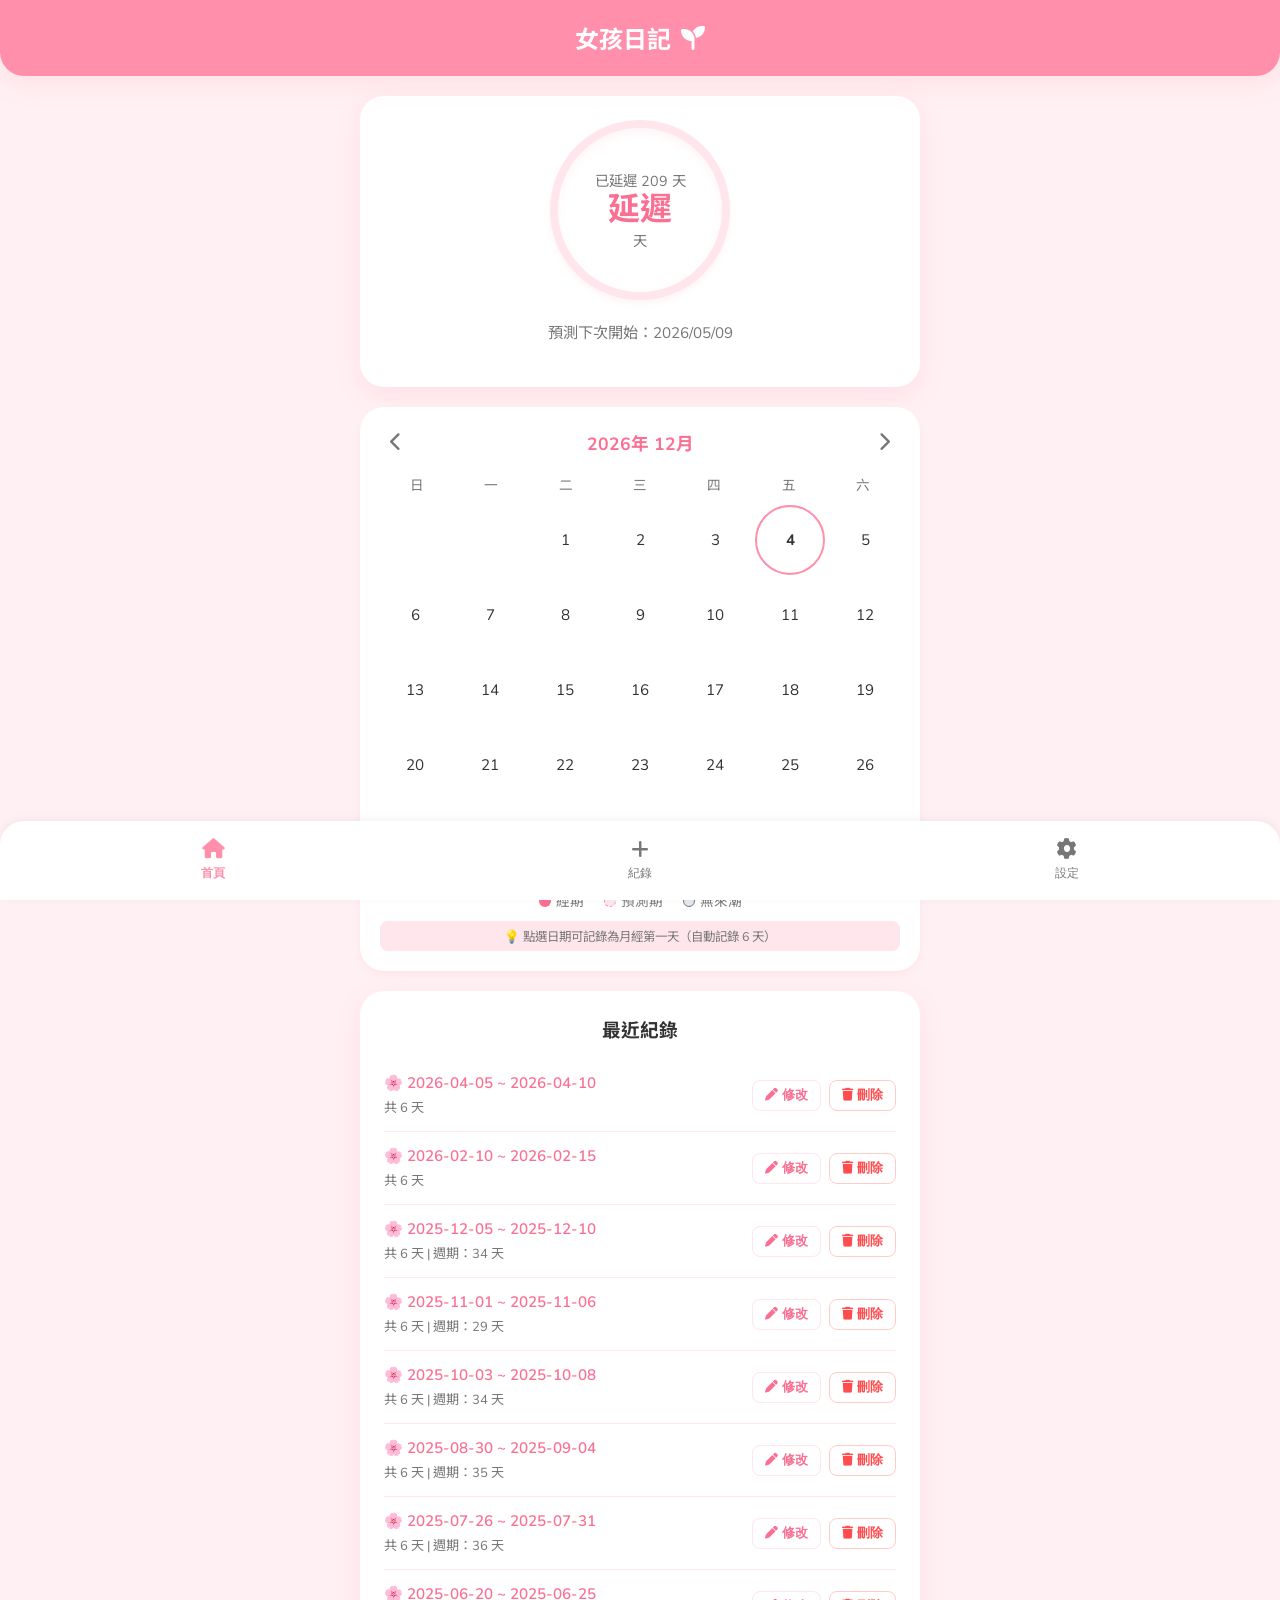
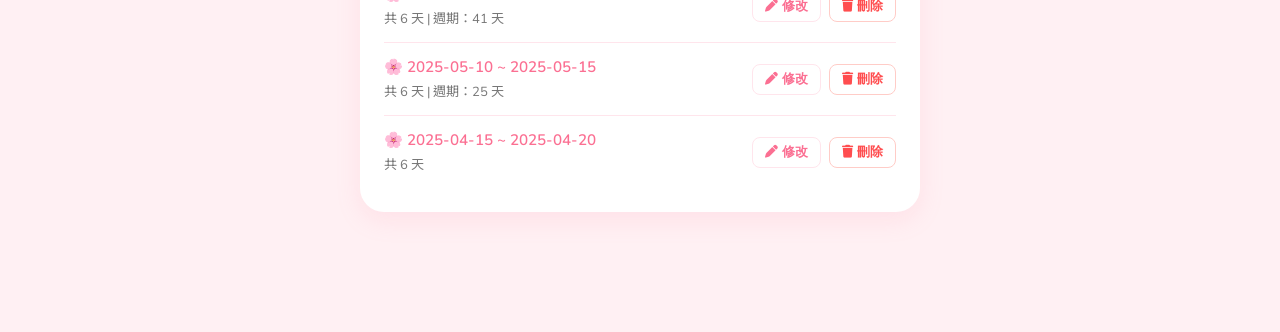
<file: MenstrualTracker/index.html>
<!DOCTYPE html>
<html lang="zh-TW">
<head>
  <meta charset="UTF-8">
  <meta name="viewport" content="width=device-width, initial-scale=1.0, maximum-scale=1.0, user-scalable=no">
  <meta name="theme-color" content="#ff8fab">
  <title>女孩日記 - 月經紀錄表</title>
  <link rel="stylesheet" href="style.css">
  <link href="https://fonts.googleapis.com/css2?family=Nunito:wght@400;600;700&family=Noto+Sans+TC:wght@400;500;700&display=swap" rel="stylesheet">
  <link rel="stylesheet" href="https://cdnjs.cloudflare.com/ajax/libs/font-awesome/6.4.0/css/all.min.css">
  <link rel="manifest" href="manifest.json">
</head>
<body>
  <!-- Header -->
  <header>
    <h1>女孩日記 <i class="fa-solid fa-seedling"></i></h1>
  </header>

  <!-- Main Content -->
  <main>
    <!-- View: Home / Dashboard -->
    <section id="view-home" class="view active">
      <div class="status-card">
        <div class="circle-indicator" id="cycle-circle">
          <p class="circle-title">距離下次經期</p>
          <h2 class="circle-days" id="days-countdown">--</h2>
          <p class="circle-subtitle">天</p>
        </div>
        <p class="prediction-text" id="prediction-text">預測下次開始：----/--/--</p>
      </div>

      <!-- 月曆 (首頁) -->
      <div class="calendar-container">
        <div class="calendar-header">
          <button id="prev-month" class="btn-icon"><i class="fa-solid fa-chevron-left"></i></button>
          <h3 id="calendar-month-year">載入中...</h3>
          <button id="next-month" class="btn-icon"><i class="fa-solid fa-chevron-right"></i></button>
        </div>
        <div class="calendar-weekdays">
          <div>日</div><div>一</div><div>二</div><div>三</div><div>四</div><div>五</div><div>六</div>
        </div>
        <div id="calendar-days" class="calendar-days"></div>
        <div class="calendar-legend">
          <span class="legend-item"><span class="dot dot-period"></span> 經期</span>
          <span class="legend-item"><span class="dot dot-predicted"></span> 預測期</span>
          <span class="legend-item"><span class="dot dot-skipped"></span> 無來潮</span>
        </div>
        <p class="calendar-hint">💡 點選日期可記錄為月經第一天（自動記錄 6 天）</p>
      </div>

      <div class="recent-records">
        <h3>最近紀錄</h3>
        <div id="records-list" class="records-list">
          <div class="empty-state">目前還沒有紀錄喔！</div>
        </div>
      </div>
    </section>

    <!-- View: Add Record (Detailed) -->
    <section id="view-add" class="view">
      <h2 class="section-title">新增詳細紀錄</h2>
      <form id="record-form" class="form-container">
        <div class="form-group">
          <label>日期</label>
          <input type="date" id="record-date" required>
        </div>
        
        <div class="form-group">
          <label>血量</label>
          <div class="radio-group">
            <label class="radio-btn"><input type="radio" name="flow" value="少"><span>少量</span></label>
            <label class="radio-btn"><input type="radio" name="flow" value="中" checked><span>中等</span></label>
            <label class="radio-btn"><input type="radio" name="flow" value="多"><span>量多</span></label>
          </div>
        </div>

        <div class="form-group">
          <label>痛經程度</label>
          <div class="radio-group">
            <label class="radio-btn"><input type="radio" name="pain" value="無" checked><span>無感</span></label>
            <label class="radio-btn"><input type="radio" name="pain" value="輕微"><span>輕微</span></label>
            <label class="radio-btn"><input type="radio" name="pain" value="嚴重"><span>嚴重</span></label>
          </div>
        </div>

        <div class="form-group">
          <label>心情 / 備註</label>
          <textarea id="record-notes" rows="3" placeholder="今天感覺如何呢？"></textarea>
        </div>

        <button type="submit" class="btn btn-primary btn-block"><i class="fa-solid fa-cloud-arrow-up"></i> 儲存紀錄</button>
      </form>
    </section>


    <!-- View: Settings / Sync -->
    <section id="view-settings" class="view">
      <h2 class="section-title">設定與同步</h2>

      <div class="settings-card">
        <h3>個人週期設定</h3>
        <div class="form-group" style="display: flex; justify-content: space-between; align-items: center; margin-bottom: 15px; border-bottom: 1px solid var(--primary-light); padding-bottom: 12px;">
          <label style="margin-bottom: 0;">自動計算週期與經期</label>
          <input type="checkbox" id="chk-auto-calculate" style="width: 24px; height: 24px; cursor: pointer;">
        </div>
        <div id="auto-stats-box" class="stats-summary" style="margin-bottom: 15px; padding: 12px; background-color: var(--primary-light); border-radius: var(--radius-sm); font-size: 0.9rem; text-align: left; color: var(--text-main);">
          <p style="font-weight: bold; margin-bottom: 6px;">📊 系統分析歷史紀錄：</p>
          <p style="margin: 4px 0 0 10px;">• 平均月經週期：<strong id="stat-cycle-length">--</strong> 天 (計算自 <span id="stat-cycle-count">0</span> 次區間)</p>
          <p style="margin: 4px 0 0 10px;">• 平均經期長度：<strong id="stat-period-length">--</strong> 天 (計算自 <span id="stat-period-count">0</span> 次紀錄)</p>
        </div>
        <div class="form-group">
          <label>平均週期長度（天）</label>
          <input type="number" id="cycle-length" value="28" min="20" max="45">
        </div>
        <div class="form-group">
          <label>平均經期長度（天）</label>
          <input type="number" id="period-length" value="5" min="2" max="14">
        </div>
        <button id="btn-save-cycle" class="btn btn-secondary btn-block">儲存週期設定</button>
      </div>

      <div class="settings-card">
        <h3>提醒設定</h3>
        <p class="help-text">開啟後，系統會在預測經期來臨的當天或前一天對您發出推播提醒。</p>
        <div class="form-group" style="display: flex; justify-content: space-between; align-items: center; margin-bottom: 0;">
          <label style="margin-bottom: 0;">開啟生理期來潮提醒</label>
          <input type="checkbox" id="chk-notification" style="width: 24px; height: 24px; cursor: pointer;">
        </div>
      </div>
      
      <div class="settings-card danger-zone">
        <h3>系統與資料管理</h3>
        <button id="btn-sync-data" class="btn btn-secondary btn-block" style="margin-bottom: 15px;"><i class="fa-solid fa-arrows-rotate"></i> 更新網頁與同步紀錄</button>
        <button id="btn-clear-data" class="btn btn-danger btn-block"><i class="fa-solid fa-trash-can"></i> 清除本機資料</button>
      </div>
    </section>
  </main>

  <!-- Bottom Navigation -->
  <nav class="bottom-nav">
    <button class="nav-btn active" data-target="view-home">
      <i class="fa-solid fa-house"></i>
      <span>首頁</span>
    </button>
    <button class="nav-btn" data-target="view-add">
      <i class="fa-solid fa-plus"></i>
      <span>紀錄</span>
    </button>
    <button class="nav-btn" data-target="view-settings">
      <i class="fa-solid fa-gear"></i>
      <span>設定</span>
    </button>
  </nav>

  <!-- Loading Overlay -->
  <div id="loading-overlay" class="hidden">
    <div class="spinner"></div>
    <p>處理中...</p>
  </div>

  <!-- Calendar Action Modal -->
  <div id="calendar-modal" class="modal-overlay hidden">
    <div class="modal-content">
      <h3 class="modal-title">生理期記錄</h3>
      <p id="modal-date-label" class="modal-date-label">----/--/--</p>
      <div class="modal-buttons">
        <button id="modal-btn-start" class="btn btn-primary btn-block"><i class="fa-solid fa-droplet"></i> 🩸 經期開始 (自動標記 6 天)</button>
        <button id="modal-btn-end" class="btn btn-secondary btn-block"><i class="fa-solid fa-check"></i> ✅ 經期結束</button>
        <button id="modal-btn-skipped" class="btn btn-secondary btn-block" style="background-color: #777777; border-color: #777777; color: white;"><i class="fa-solid fa-ban"></i> 🚫 本月無來潮 (標記未潮)</button>
        <button id="modal-btn-cancel" class="btn btn-text btn-block">取消</button>
      </div>
    </div>
  </div>

  <script src="app.js"></script>
</body>
</html>
</file>
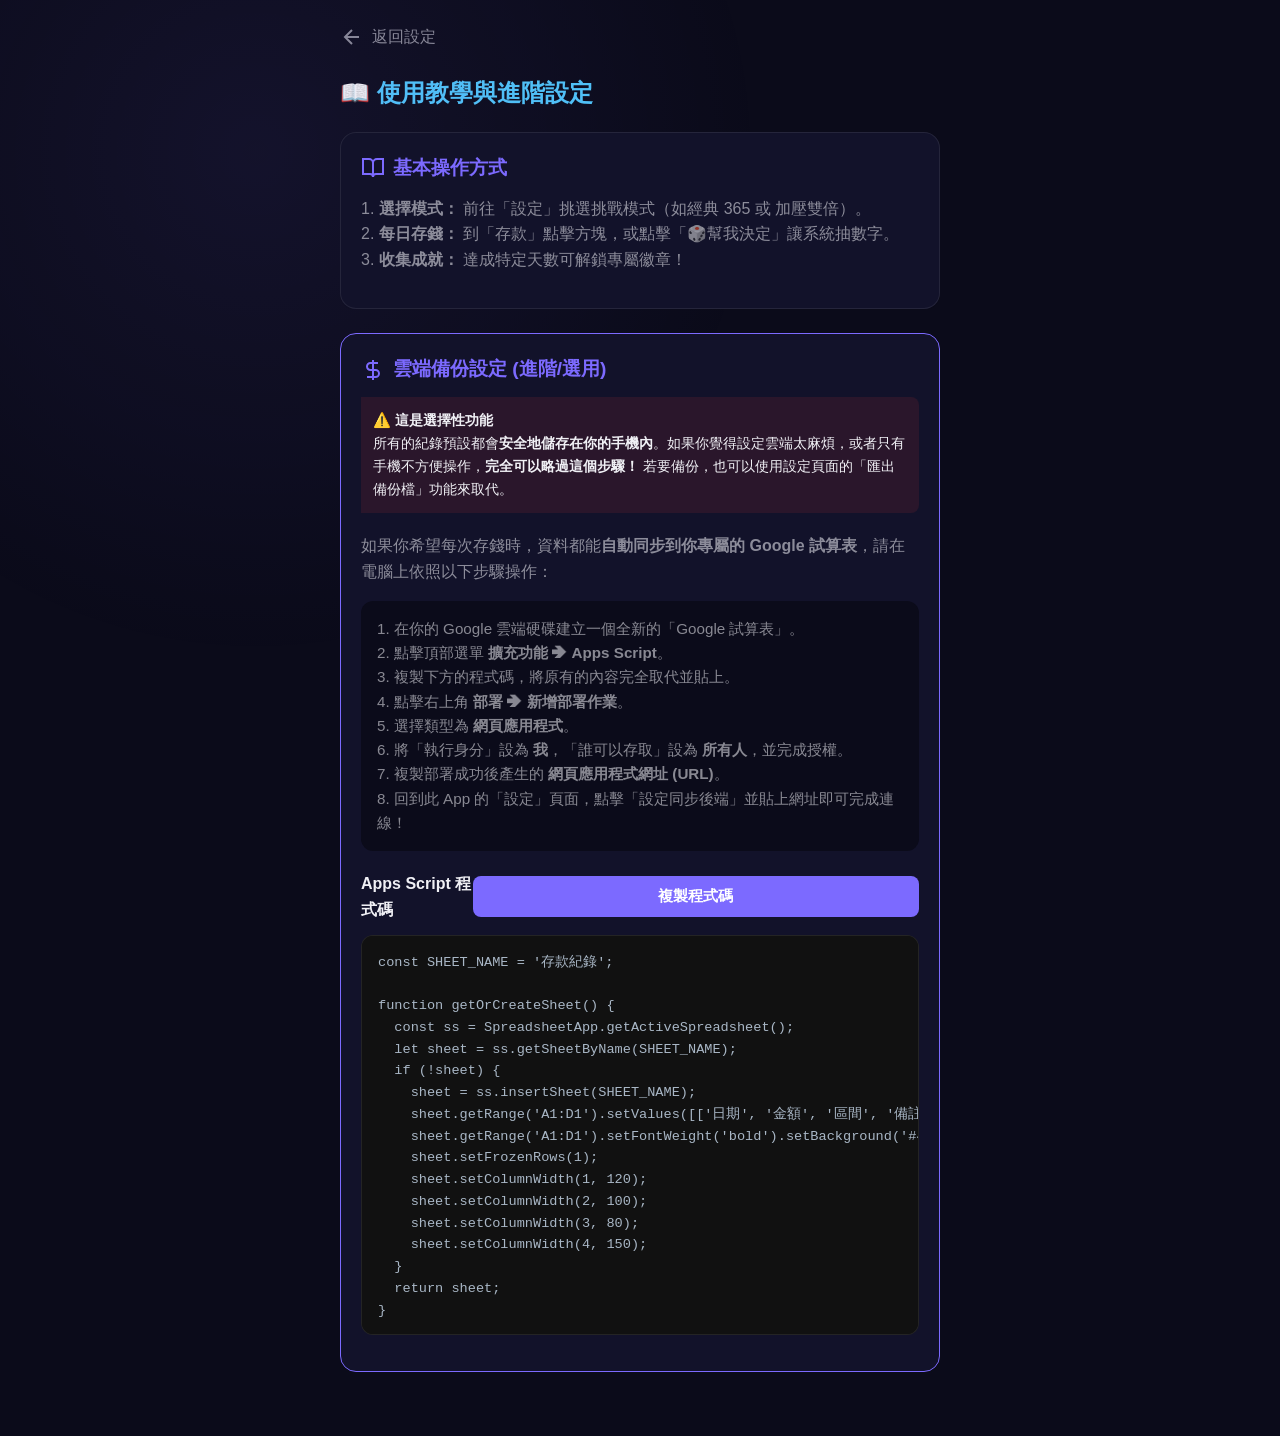
<file: share/guide.html>
<!DOCTYPE html>
<html lang="zh-TW">
<head>
  <meta charset="UTF-8">
  <meta name="viewport" content="width=device-width, initial-scale=1.0, maximum-scale=1.0, user-scalable=no">
  <title>365 存錢挑戰 - 使用教學與雲端設定</title>
  <link rel="stylesheet" href="style.css">
  <style>
    body {
      background-color: var(--bg-primary);
      color: var(--text-primary);
      font-family: 'SF Pro Display', -apple-system, BlinkMacSystemFont, 'Segoe UI', Roboto, sans-serif;
      padding: 24px 16px 40px;
      margin: 0;
      line-height: 1.6;
    }
    .container {
      max-width: 600px;
      margin: 0 auto;
    }
    .back-btn {
      display: inline-flex;
      align-items: center;
      gap: 8px;
      color: var(--text-secondary);
      text-decoration: none;
      margin-bottom: 24px;
      font-size: 1rem;
    }
    .card {
      background: var(--bg-secondary);
      padding: 20px;
      border-radius: 16px;
      margin-bottom: 24px;
      border: 1px solid var(--border);
    }
    h2 {
      margin-top: 0;
      color: var(--accent-blue);
      margin-bottom: 20px;
      font-size: 1.5rem;
    }
    h3 {
      color: var(--accent-purple);
      margin-top: 0;
      margin-bottom: 12px;
      display: flex;
      align-items: center;
      gap: 8px;
      font-size: 1.2rem;
    }
    p {
      margin-bottom: 16px;
      color: var(--text-secondary);
    }
    .code-box {
      background: #111;
      padding: 16px;
      border-radius: 12px;
      overflow-x: auto;
      color: #a9b7c6;
      font-size: 0.85rem;
      font-family: monospace;
      border: 1px solid var(--border);
      max-height: 400px;
      overflow-y: auto;
      margin-bottom: 16px;
    }
    .step-box {
      background: var(--bg-primary);
      padding: 16px;
      border-radius: 12px;
      margin-bottom: 20px;
      color: var(--text-secondary);
      font-size: 0.95rem;
    }
    .btn {
      background: var(--accent-purple);
      color: white;
      border: none;
      padding: 10px 16px;
      border-radius: 8px;
      font-size: 0.95rem;
      cursor: pointer;
      font-weight: bold;
    }
    .toast {
      position: fixed; bottom: 24px; left: 50%; transform: translateX(-50%) translateY(100px);
      background: var(--accent-green); color: white; padding: 12px 24px;
      border-radius: 24px; font-weight: bold; box-shadow: 0 4px 12px rgba(0,0,0,0.3);
      transition: 0.4s cubic-bezier(0.175, 0.885, 0.32, 1.275); opacity: 0; z-index: 1000;
    }
    .toast.show { transform: translateX(-50%) translateY(0); opacity: 1; }
  </style>
</head>
<body>

  <div class="container">
    <a href="index.html" class="back-btn">
      <svg width="24" height="24" viewBox="0 0 24 24" fill="none" stroke="currentColor" stroke-width="2"><path d="M19 12H5M12 19l-7-7 7-7"/></svg>
      返回設定
    </a>

    <h2>📖 使用教學與進階設定</h2>

    <div class="card">
      <h3>
        <svg width="24" height="24" viewBox="0 0 24 24" fill="none" stroke="currentColor" stroke-width="2"><path d="M2 3h6a4 4 0 0 1 4 4v14a3 3 0 0 0-3-3H2z"/><path d="M22 3h-6a4 4 0 0 0-4 4v14a3 3 0 0 1 3-3h7z"/></svg>
        基本操作方式
      </h3>
      <p>
        1. <b>選擇模式：</b> 前往「設定」挑選挑戰模式（如經典 365 或 加壓雙倍）。<br>
        2. <b>每日存錢：</b> 到「存款」點擊方塊，或點擊「🎲幫我決定」讓系統抽數字。<br>
        3. <b>收集成就：</b> 達成特定天數可解鎖專屬徽章！
      </p>
    </div>

    <div class="card" style="border-color: var(--accent-purple);">
      <h3>
        <svg width="24" height="24" viewBox="0 0 24 24" fill="none" stroke="currentColor" stroke-width="2"><path d="M12 2v20M17 5H9.5a3.5 3.5 0 0 0 0 7h5a3.5 3.5 0 0 1 0 7H6"/></svg>
        雲端備份設定 (進階/選用)
      </h3>
      
      <div style="padding: 12px; background: rgba(255,59,48,0.1); border-left: 4px solid var(--accent-red); border-radius: 0 8px 8px 0; margin-bottom: 20px; color: var(--text-primary); font-size: 0.9rem;">
        <b>⚠️ 這是選擇性功能</b><br>
        所有的紀錄預設都會<b>安全地儲存在你的手機內</b>。如果你覺得設定雲端太麻煩，或者只有手機不方便操作，<b>完全可以略過這個步驟！</b> 若要備份，也可以使用設定頁面的「匯出備份檔」功能來取代。
      </div>

      <p>如果你希望每次存錢時，資料都能<b>自動同步到你專屬的 Google 試算表</b>，請在電腦上依照以下步驟操作：</p>
      
      <div class="step-box">
        1. 在你的 Google 雲端硬碟建立一個全新的「Google 試算表」。<br>
        2. 點擊頂部選單 <b>擴充功能</b> ➔ <b>Apps Script</b>。<br>
        3. 複製下方的程式碼，將原有的內容完全取代並貼上。<br>
        4. 點擊右上角 <b>部署</b> ➔ <b>新增部署作業</b>。<br>
        5. 選擇類型為 <b>網頁應用程式</b>。<br>
        6. 將「執行身分」設為 <b>我</b>，「誰可以存取」設為 <b>所有人</b>，並完成授權。<br>
        7. 複製部署成功後產生的 <b>網頁應用程式網址 (URL)</b>。<br>
        8. 回到此 App 的「設定」頁面，點擊「設定同步後端」並貼上網址即可完成連線！
      </div>

      <div style="display: flex; justify-content: space-between; align-items: center; margin-bottom: 12px;">
        <h4 style="margin: 0; color: var(--text-primary);">Apps Script 程式碼</h4>
        <button class="btn" onclick="copyCode()">複製程式碼</button>
      </div>

      <pre class="code-box" id="codeBlock">const SHEET_NAME = '存款紀錄';

function getOrCreateSheet() {
  const ss = SpreadsheetApp.getActiveSpreadsheet();
  let sheet = ss.getSheetByName(SHEET_NAME);
  if (!sheet) {
    sheet = ss.insertSheet(SHEET_NAME);
    sheet.getRange('A1:D1').setValues([['日期', '金額', '區間', '備註']]);
    sheet.getRange('A1:D1').setFontWeight('bold').setBackground('#4a90d9').setFontColor('white');
    sheet.setFrozenRows(1);
    sheet.setColumnWidth(1, 120);
    sheet.setColumnWidth(2, 100);
    sheet.setColumnWidth(3, 80);
    sheet.setColumnWidth(4, 150);
  }
  return sheet;
}

function doGet(e) {
  try {
    const action = e.parameter.action || 'getAll';
    if (action === 'getAll') return getAllRecords();
    return jsonResponse({ status: 'error', message: '未知的 action' });
  } catch (err) { return jsonResponse({ status: 'error', message: err.message }); }
}

function doPost(e) {
  try {
    const data = JSON.parse(e.postData.contents);
    if (data.action === 'deposit') return addDeposit(data);
    if (data.action === 'delete') return deleteDeposit(data);
    return jsonResponse({ status: 'error', message: '未知的 action' });
  } catch (err) { return jsonResponse({ status: 'error', message: err.message }); }
}

function getAllRecords() {
  const sheet = getOrCreateSheet();
  const lastRow = sheet.getLastRow();
  if (lastRow <= 1) return jsonResponse({ status: 'success', records: [] });
  const data = sheet.getRange(2, 1, lastRow - 1, 4).getValues();
  const records = data.map(row => ({
    date: formatDateValue(row[0]), amount: Number(row[1]),
    pool: row[2] === '雙倍' ? 'double' : 'normal', note: row[3] || ''
  }));
  return jsonResponse({ status: 'success', records });
}

function addDeposit(data) {
  const sheet = getOrCreateSheet();
  const poolLabel = data.pool === 'double' ? '雙倍' : '正常';
  const date = data.date || new Date().toISOString().split('T')[0];
  const lastRow = sheet.getLastRow();
  if (lastRow > 1) {
    const existing = sheet.getRange(2, 1, lastRow - 1, 3).getValues();
    for (let i = 0; i < existing.length; i++) {
      if (Number(existing[i][1]) === Number(data.amount) && existing[i][2] === poolLabel) {
        return jsonResponse({ status: 'error', message: '此金額已存在紀錄' });
      }
    }
  }
  sheet.appendRow([date, data.amount, poolLabel, '']);
  if (sheet.getLastRow() > 2) sheet.getRange(2, 1, sheet.getLastRow() - 1, 4).sort({ column: 1, ascending: true });
  return jsonResponse({ status: 'success', message: '紀錄已新增' });
}

function deleteDeposit(data) {
  const sheet = getOrCreateSheet();
  const lastRow = sheet.getLastRow();
  const poolLabel = data.pool === 'double' ? '雙倍' : '正常';
  if (lastRow <= 1) return jsonResponse({ status: 'error', message: '無紀錄可刪除' });
  const values = sheet.getRange(2, 1, lastRow - 1, 3).getValues();
  for (let i = values.length - 1; i >= 0; i--) {
    if (Number(values[i][1]) === Number(data.amount) && values[i][2] === poolLabel) {
      sheet.deleteRow(i + 2); return jsonResponse({ status: 'success', message: '紀錄已刪除' });
    }
  }
  return jsonResponse({ status: 'error', message: '找不到紀錄' });
}

function formatDateValue(val) {
  if (val instanceof Date) {
    const y = val.getFullYear(), m = String(val.getMonth() + 1).padStart(2, '0'), d = String(val.getDate()).padStart(2, '0');
    return `${y}-${m}-${d}`;
  }
  return String(val);
}

function jsonResponse(obj) {
  return ContentService.createTextOutput(JSON.stringify(obj)).setMimeType(ContentService.MimeType.JSON);
}</pre>
    </div>
  </div>

  <div class="toast" id="toast"></div>

  <script>
    function copyCode() {
      const code = document.getElementById('codeBlock').textContent;
      navigator.clipboard.writeText(code).then(() => {
        showToast('✅ 程式碼已複製到剪貼簿');
      }).catch(err => {
        showToast('❌ 複製失敗');
      });
    }

    function showToast(msg) {
      const toast = document.getElementById('toast');
      toast.textContent = msg;
      toast.classList.add('show');
      setTimeout(() => { toast.classList.remove('show'); }, 2500);
    }
  </script>
</body>
</html>
</file>
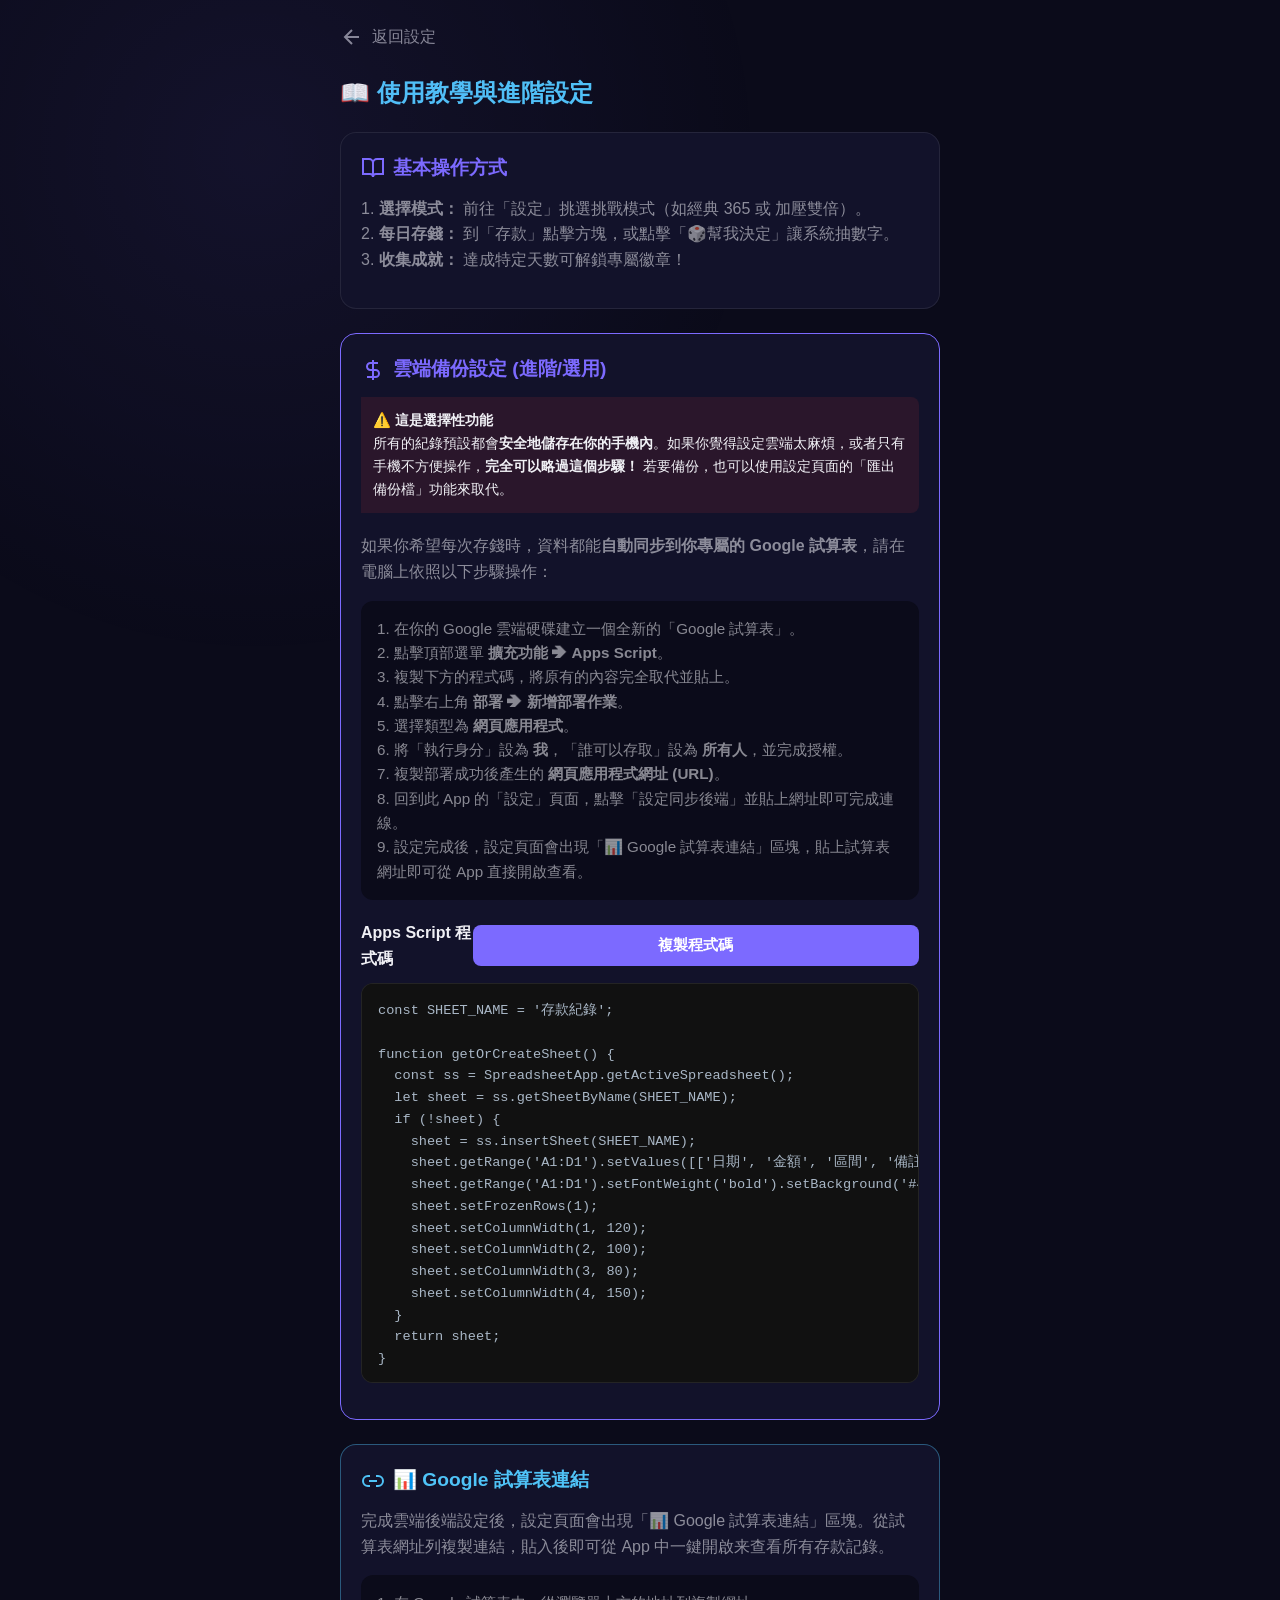
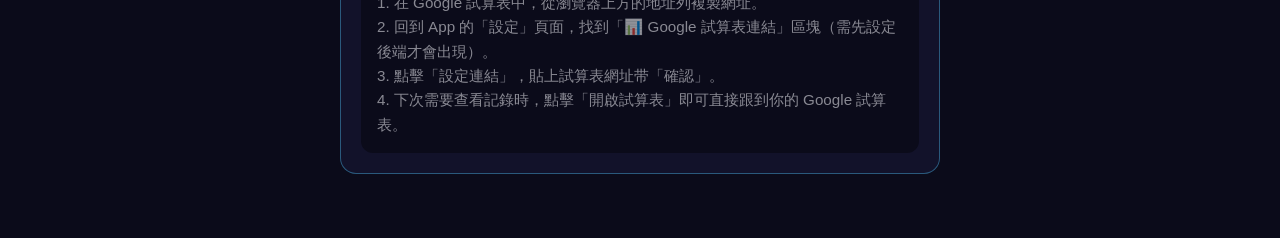
<file: 365_Savings_App/share/guide.html>
<!DOCTYPE html>
<html lang="zh-TW">
<head>
  <meta charset="UTF-8">
  <meta name="viewport" content="width=device-width, initial-scale=1.0, maximum-scale=1.0, user-scalable=no">
  <title>365 存錢挑戰 - 使用教學與雲端設定</title>
  <link rel="stylesheet" href="style.css">
  <style>
    body {
      background-color: var(--bg-primary);
      color: var(--text-primary);
      font-family: 'SF Pro Display', -apple-system, BlinkMacSystemFont, 'Segoe UI', Roboto, sans-serif;
      padding: 24px 16px 40px;
      margin: 0;
      line-height: 1.6;
    }
    .container {
      max-width: 600px;
      margin: 0 auto;
    }
    .back-btn {
      display: inline-flex;
      align-items: center;
      gap: 8px;
      color: var(--text-secondary);
      text-decoration: none;
      margin-bottom: 24px;
      font-size: 1rem;
    }
    .card {
      background: var(--bg-secondary);
      padding: 20px;
      border-radius: 16px;
      margin-bottom: 24px;
      border: 1px solid var(--border);
    }
    h2 {
      margin-top: 0;
      color: var(--accent-blue);
      margin-bottom: 20px;
      font-size: 1.5rem;
    }
    h3 {
      color: var(--accent-purple);
      margin-top: 0;
      margin-bottom: 12px;
      display: flex;
      align-items: center;
      gap: 8px;
      font-size: 1.2rem;
    }
    p {
      margin-bottom: 16px;
      color: var(--text-secondary);
    }
    .code-box {
      background: #111;
      padding: 16px;
      border-radius: 12px;
      overflow-x: auto;
      color: #a9b7c6;
      font-size: 0.85rem;
      font-family: monospace;
      border: 1px solid var(--border);
      max-height: 400px;
      overflow-y: auto;
      margin-bottom: 16px;
    }
    .step-box {
      background: var(--bg-primary);
      padding: 16px;
      border-radius: 12px;
      margin-bottom: 20px;
      color: var(--text-secondary);
      font-size: 0.95rem;
    }
    .btn {
      background: var(--accent-purple);
      color: white;
      border: none;
      padding: 10px 16px;
      border-radius: 8px;
      font-size: 0.95rem;
      cursor: pointer;
      font-weight: bold;
    }
    .toast {
      position: fixed; bottom: 24px; left: 50%; transform: translateX(-50%) translateY(100px);
      background: var(--accent-green); color: white; padding: 12px 24px;
      border-radius: 24px; font-weight: bold; box-shadow: 0 4px 12px rgba(0,0,0,0.3);
      transition: 0.4s cubic-bezier(0.175, 0.885, 0.32, 1.275); opacity: 0; z-index: 1000;
    }
    .toast.show { transform: translateX(-50%) translateY(0); opacity: 1; }
  </style>
</head>
<body>

  <div class="container">
    <a href="index.html" class="back-btn">
      <svg width="24" height="24" viewBox="0 0 24 24" fill="none" stroke="currentColor" stroke-width="2"><path d="M19 12H5M12 19l-7-7 7-7"/></svg>
      返回設定
    </a>

    <h2>📖 使用教學與進階設定</h2>

    <div class="card">
      <h3>
        <svg width="24" height="24" viewBox="0 0 24 24" fill="none" stroke="currentColor" stroke-width="2"><path d="M2 3h6a4 4 0 0 1 4 4v14a3 3 0 0 0-3-3H2z"/><path d="M22 3h-6a4 4 0 0 0-4 4v14a3 3 0 0 1 3-3h7z"/></svg>
        基本操作方式
      </h3>
      <p>
        1. <b>選擇模式：</b> 前往「設定」挑選挑戰模式（如經典 365 或 加壓雙倍）。<br>
        2. <b>每日存錢：</b> 到「存款」點擊方塊，或點擊「🎲幫我決定」讓系統抽數字。<br>
        3. <b>收集成就：</b> 達成特定天數可解鎖專屬徽章！
      </p>
    </div>

    <div class="card" style="border-color: var(--accent-purple);">
      <h3>
        <svg width="24" height="24" viewBox="0 0 24 24" fill="none" stroke="currentColor" stroke-width="2"><path d="M12 2v20M17 5H9.5a3.5 3.5 0 0 0 0 7h5a3.5 3.5 0 0 1 0 7H6"/></svg>
        雲端備份設定 (進階/選用)
      </h3>
      
      <div style="padding: 12px; background: rgba(255,59,48,0.1); border-left: 4px solid var(--accent-red); border-radius: 0 8px 8px 0; margin-bottom: 20px; color: var(--text-primary); font-size: 0.9rem;">
        <b>⚠️ 這是選擇性功能</b><br>
        所有的紀錄預設都會<b>安全地儲存在你的手機內</b>。如果你覺得設定雲端太麻煩，或者只有手機不方便操作，<b>完全可以略過這個步驟！</b> 若要備份，也可以使用設定頁面的「匯出備份檔」功能來取代。
      </div>

      <p>如果你希望每次存錢時，資料都能<b>自動同步到你專屬的 Google 試算表</b>，請在電腦上依照以下步驟操作：</p>
      
      <div class="step-box">
        1. 在你的 Google 雲端硬碟建立一個全新的「Google 試算表」。<br>
        2. 點擊頂部選單 <b>擴充功能</b> ➔ <b>Apps Script</b>。<br>
        3. 複製下方的程式碼，將原有的內容完全取代並貼上。<br>
        4. 點擊右上角 <b>部署</b> ➔ <b>新增部署作業</b>。<br>
        5. 選擇類型為 <b>網頁應用程式</b>。<br>
        6. 將「執行身分」設為 <b>我</b>，「誰可以存取」設為 <b>所有人</b>，並完成授權。<br>
        7. 複製部署成功後產生的 <b>網頁應用程式網址 (URL)</b>。<br>
        8. 回到此 App 的「設定」頁面，點擊「設定同步後端」並貼上網址即可完成連線。<br>
        9. 設定完成後，設定頁面會出現「📊 Google 試算表連結」區塊，貼上試算表網址即可從 App 直接開啟查看。
      </div>

      <div style="display: flex; justify-content: space-between; align-items: center; margin-bottom: 12px;">
        <h4 style="margin: 0; color: var(--text-primary);">Apps Script 程式碼</h4>
        <button class="btn" onclick="copyCode()">複製程式碼</button>
      </div>

      <pre class="code-box" id="codeBlock">const SHEET_NAME = '存款紀錄';

function getOrCreateSheet() {
  const ss = SpreadsheetApp.getActiveSpreadsheet();
  let sheet = ss.getSheetByName(SHEET_NAME);
  if (!sheet) {
    sheet = ss.insertSheet(SHEET_NAME);
    sheet.getRange('A1:D1').setValues([['日期', '金額', '區間', '備註']]);
    sheet.getRange('A1:D1').setFontWeight('bold').setBackground('#4a90d9').setFontColor('white');
    sheet.setFrozenRows(1);
    sheet.setColumnWidth(1, 120);
    sheet.setColumnWidth(2, 100);
    sheet.setColumnWidth(3, 80);
    sheet.setColumnWidth(4, 150);
  }
  return sheet;
}

function doGet(e) {
  try {
    const action = e.parameter.action || 'getAll';
    if (action === 'getAll') return getAllRecords();
    return jsonResponse({ status: 'error', message: '未知的 action' });
  } catch (err) { return jsonResponse({ status: 'error', message: err.message }); }
}

function doPost(e) {
  try {
    const data = JSON.parse(e.postData.contents);
    if (data.action === 'deposit') return addDeposit(data);
    if (data.action === 'delete') return deleteDeposit(data);
    return jsonResponse({ status: 'error', message: '未知的 action' });
  } catch (err) { return jsonResponse({ status: 'error', message: err.message }); }
}

function getAllRecords() {
  const sheet = getOrCreateSheet();
  const lastRow = sheet.getLastRow();
  if (lastRow <= 1) return jsonResponse({ status: 'success', records: [] });
  const data = sheet.getRange(2, 1, lastRow - 1, 4).getValues();
  const records = data.map(row => ({
    date: formatDateValue(row[0]), amount: Number(row[1]),
    pool: row[2] === '雙倍' ? 'double' : 'normal', note: row[3] || ''
  }));
  return jsonResponse({ status: 'success', records });
}

function addDeposit(data) {
  const sheet = getOrCreateSheet();
  const poolLabel = data.pool === 'double' ? '雙倍' : '正常';
  const date = data.date || new Date().toISOString().split('T')[0];
  const lastRow = sheet.getLastRow();
  if (lastRow > 1) {
    const existing = sheet.getRange(2, 1, lastRow - 1, 3).getValues();
    for (let i = 0; i < existing.length; i++) {
      if (Number(existing[i][1]) === Number(data.amount) && existing[i][2] === poolLabel) {
        return jsonResponse({ status: 'error', message: '此金額已存在紀錄' });
      }
    }
  }
  sheet.appendRow([date, data.amount, poolLabel, '']);
  if (sheet.getLastRow() > 2) sheet.getRange(2, 1, sheet.getLastRow() - 1, 4).sort({ column: 1, ascending: true });
  return jsonResponse({ status: 'success', message: '紀錄已新增' });
}

function deleteDeposit(data) {
  const sheet = getOrCreateSheet();
  const lastRow = sheet.getLastRow();
  const poolLabel = data.pool === 'double' ? '雙倍' : '正常';
  if (lastRow <= 1) return jsonResponse({ status: 'error', message: '無紀錄可刪除' });
  const values = sheet.getRange(2, 1, lastRow - 1, 3).getValues();
  for (let i = values.length - 1; i >= 0; i--) {
    if (Number(values[i][1]) === Number(data.amount) && values[i][2] === poolLabel) {
      sheet.deleteRow(i + 2); return jsonResponse({ status: 'success', message: '紀錄已刪除' });
    }
  }
  return jsonResponse({ status: 'error', message: '找不到紀錄' });
}

function formatDateValue(val) {
  if (val instanceof Date) {
    const y = val.getFullYear(), m = String(val.getMonth() + 1).padStart(2, '0'), d = String(val.getDate()).padStart(2, '0');
    return `${y}-${m}-${d}`;
  }
  return String(val);
}

function jsonResponse(obj) {
  return ContentService.createTextOutput(JSON.stringify(obj)).setMimeType(ContentService.MimeType.JSON);
}</pre>
    </div>

    <div class="card" style="border-color: rgba(79,195,247,0.4);">
      <h3 style="color: var(--accent-blue);">
        <svg width="24" height="24" viewBox="0 0 24 24" fill="none" stroke="currentColor" stroke-width="2"><path d="M9 17H7A5 5 0 0 1 7 7h2"/><path d="M15 7h2a5 5 0 0 1 0 10h-2"/><line x1="8" y1="12" x2="16" y2="12"/></svg>
        📊 Google 試算表連結
      </h3>
      <p>完成雲端後端設定後，設定頁面會出現「📊 Google 試算表連結」區塊。從試算表網址列複製連結，貼入後即可從 App 中一鍵開啟来查看所有存款記錄。</p>
      <div class="step-box" style="margin-bottom: 0;">
        1. 在 Google 試算表中，從瀏覽器上方的地址列複製網址。<br>
        2. 回到 App 的「設定」頁面，找到「📊 Google 試算表連結」區塊（需先設定後端才會出現）。<br>
        3. 點擊「設定連結」，貼上試算表網址带「確認」。<br>
        4. 下次需要查看記錄時，點擊「開啟試算表」即可直接跟到你的 Google 試算表。
      </div>
    </div>
  </div>

  <div class="toast" id="toast"></div>

  <script>
    function copyCode() {
      const code = document.getElementById('codeBlock').textContent;
      navigator.clipboard.writeText(code).then(() => {
        showToast('✅ 程式碼已複製到剪貼簿');
      }).catch(err => {
        showToast('❌ 複製失敗');
      });
    }

    function showToast(msg) {
      const toast = document.getElementById('toast');
      toast.textContent = msg;
      toast.classList.add('show');
      setTimeout(() => { toast.classList.remove('show'); }, 2500);
    }
  </script>
</body>
</html>
</file>
<file: MenstrualTracker/style.css>
:root {
  --primary: #ff8fab;
  --primary-dark: #fb6f92;
  --primary-light: #ffe5ec;
  --secondary: #ffc2d1;
  --bg-color: #fff0f3;
  --surface: #ffffff;
  --text-main: #333333;
  --text-muted: #777777;
  --danger: #ff4d4f;
  --success: #4caf50;
  --radius-lg: 24px;
  --radius-md: 16px;
  --radius-sm: 8px;
  --shadow-sm: 0 4px 6px rgba(255, 143, 171, 0.1);
  --shadow-md: 0 8px 24px rgba(255, 143, 171, 0.15);
}

* {
  margin: 0;
  padding: 0;
  box-sizing: border-box;
}

body {
  font-family: 'Nunito', 'Noto Sans TC', sans-serif;
  background-color: var(--bg-color);
  color: var(--text-main);
  padding-bottom: 80px; /* Space for bottom nav */
  -webkit-tap-highlight-color: transparent;
}

/* Header */
header {
  background: var(--primary);
  color: white;
  padding: 20px;
  text-align: center;
  border-bottom-left-radius: var(--radius-lg);
  border-bottom-right-radius: var(--radius-lg);
  box-shadow: var(--shadow-md);
  position: sticky;
  top: 0;
  z-index: 100;
}

header h1 {
  font-size: 1.5rem;
  font-weight: 700;
  display: flex;
  align-items: center;
  justify-content: center;
  gap: 10px;
}

/* Main Container */
main {
  padding: 20px;
  max-width: 600px;
  margin: 0 auto;
}

/* Views */
.view {
  display: none;
  animation: fadeIn 0.3s ease;
}

.view.active {
  display: block;
}

@keyframes fadeIn {
  from { opacity: 0; transform: translateY(10px); }
  to { opacity: 1; transform: translateY(0); }
}

/* Cards & Containers */
.status-card, .settings-card, .recent-records {
  background: var(--surface);
  border-radius: var(--radius-lg);
  padding: 24px;
  box-shadow: var(--shadow-md);
  margin-bottom: 20px;
  text-align: center;
}

.section-title {
  font-size: 1.2rem;
  margin-bottom: 16px;
  color: var(--primary-dark);
  text-align: center;
}

/* Circle Indicator */
.circle-indicator {
  width: 180px;
  height: 180px;
  border-radius: 50%;
  border: 8px solid var(--primary-light);
  margin: 0 auto 20px;
  display: flex;
  flex-direction: column;
  justify-content: center;
  align-items: center;
  background: white;
  box-shadow: inset 0 4px 10px rgba(255,143,171,0.1), var(--shadow-sm);
}

.circle-title {
  font-size: 0.9rem;
  color: var(--text-muted);
}

.circle-days {
  font-size: 3rem;
  font-weight: 700;
  color: var(--primary-dark);
  line-height: 1.2;
}

.circle-subtitle {
  font-size: 0.9rem;
  color: var(--text-muted);
}

.prediction-text {
  font-size: 0.95rem;
  color: var(--text-muted);
  margin-bottom: 20px;
}

/* Buttons */
.btn {
  border: none;
  border-radius: var(--radius-md);
  padding: 12px 24px;
  font-size: 1rem;
  font-weight: 600;
  cursor: pointer;
  transition: all 0.2s ease;
  display: inline-flex;
  align-items: center;
  justify-content: center;
  gap: 8px;
}

.btn:active {
  transform: scale(0.95);
}

.btn-primary {
  background: var(--primary);
  color: white;
  box-shadow: 0 4px 12px rgba(255, 143, 171, 0.4);
}

.btn-secondary {
  background: var(--secondary);
  color: var(--text-main);
}

.btn-danger {
  background: var(--danger);
  color: white;
}

.btn-block {
  width: 100%;
}

.hidden {
  display: none !important;
}

/* Form */
.form-container {
  background: var(--surface);
  padding: 20px;
  border-radius: var(--radius-lg);
  box-shadow: var(--shadow-sm);
}

.form-group {
  margin-bottom: 20px;
  text-align: left;
}

.form-group label {
  display: block;
  font-weight: 600;
  margin-bottom: 8px;
  color: var(--text-main);
  font-size: 0.9rem;
}

input[type="date"], input[type="number"], input[type="url"], textarea {
  width: 100%;
  padding: 12px;
  border: 1px solid #ffe5ec;
  border-radius: var(--radius-sm);
  font-family: inherit;
  font-size: 1rem;
  background: #fafafa;
  transition: border-color 0.2s;
}

input:focus, textarea:focus {
  outline: none;
  border-color: var(--primary);
  background: white;
}

.help-text {
  font-size: 0.85rem;
  color: var(--text-muted);
  margin-bottom: 16px;
  text-align: left;
}

/* Radio Button Group */
.radio-group {
  display: flex;
  gap: 10px;
}

.radio-btn {
  flex: 1;
  position: relative;
}

.radio-btn input {
  position: absolute;
  opacity: 0;
  cursor: pointer;
}

.radio-btn span {
  display: block;
  text-align: center;
  padding: 10px;
  background: #fafafa;
  border: 1px solid #ffe5ec;
  border-radius: var(--radius-sm);
  font-size: 0.9rem;
  transition: all 0.2s;
}

.radio-btn input:checked ~ span {
  background: var(--primary-light);
  border-color: var(--primary);
  color: var(--primary-dark);
  font-weight: bold;
}

/* Records List */
.records-list {
  text-align: left;
  margin-top: 15px;
}

.record-item {
  display: flex;
  justify-content: space-between;
  align-items: center;
  padding: 14px 0;
  border-bottom: 1px solid var(--primary-light);
}

.record-item:last-child {
  border-bottom: none;
}

.record-info {
  text-align: left;
}

.record-date {
  font-weight: 600;
  color: var(--primary-dark);
  font-size: 0.95rem;
  margin-bottom: 4px;
}

.record-details {
  font-size: 0.82rem;
  color: var(--text-muted);
}

.record-actions {
  display: flex;
  gap: 8px;
}

.btn-action {
  background: transparent;
  border: 1px solid #ffe5ec;
  padding: 6px 12px;
  font-size: 0.8rem;
  font-weight: 600;
  border-radius: var(--radius-sm);
  cursor: pointer;
  transition: all 0.2s;
  display: inline-flex;
  align-items: center;
  gap: 4px;
}

.edit-btn {
  color: var(--primary-dark);
  border-color: var(--primary-light);
}
.edit-btn:hover {
  background: var(--primary-light);
}

.delete-btn {
  color: var(--danger);
  border-color: #ffccc7;
}
.delete-btn:hover {
  background: #fff1f0;
  border-color: var(--danger);
}

.empty-state {
  text-align: center;
  color: var(--text-muted);
  font-size: 0.9rem;
  padding: 20px 0;
}

/* Bottom Nav */
.bottom-nav {
  position: fixed;
  bottom: 0;
  left: 0;
  width: 100%;
  background: var(--surface);
  display: flex;
  justify-content: space-around;
  padding: 10px 0;
  padding-bottom: calc(10px + env(safe-area-inset-bottom));
  box-shadow: 0 -2px 10px rgba(0,0,0,0.05);
  z-index: 100;
  border-top-left-radius: var(--radius-lg);
  border-top-right-radius: var(--radius-lg);
}

.nav-btn {
  background: none;
  border: none;
  display: flex;
  flex-direction: column;
  align-items: center;
  gap: 4px;
  color: var(--text-muted);
  font-size: 0.75rem;
  padding: 8px 20px;
  cursor: pointer;
  transition: color 0.2s;
}

.nav-btn i {
  font-size: 1.25rem;
  margin-bottom: 2px;
}

.nav-btn.active {
  color: var(--primary);
  font-weight: 700;
}

/* Loading Overlay */
#loading-overlay {
  position: fixed;
  top: 0;
  left: 0;
  width: 100%;
  height: 100%;
  background: rgba(255, 255, 255, 0.8);
  backdrop-filter: blur(4px);
  display: flex;
  flex-direction: column;
  align-items: center;
  justify-content: center;
  z-index: 1000;
}

.spinner {
  width: 40px;
  height: 40px;
  border: 4px solid var(--primary-light);
  border-top-color: var(--primary);
  border-radius: 50%;
  animation: spin 1s linear infinite;
  margin-bottom: 10px;
}

@keyframes spin {
  to { transform: rotate(360deg); }
}

.danger-zone h3 {
  color: var(--danger);
  margin-bottom: 10px;
}

/* Calendar Styles */
.calendar-container {
  background: var(--surface);
  border-radius: var(--radius-lg);
  padding: 20px;
  box-shadow: var(--shadow-sm);
  margin-bottom: 20px;
}

.calendar-header {
  display: flex;
  justify-content: space-between;
  align-items: center;
  margin-bottom: 15px;
}

.calendar-header h3 {
  color: var(--primary-dark);
  font-size: 1.1rem;
}

.btn-icon {
  background: transparent;
  border: none;
  font-size: 1.2rem;
  color: var(--text-muted);
  cursor: pointer;
  padding: 5px 10px;
}

.calendar-weekdays {
  display: grid;
  grid-template-columns: repeat(7, 1fr);
  text-align: center;
  font-size: 0.85rem;
  color: var(--text-muted);
  margin-bottom: 10px;
}

.calendar-days {
  display: grid;
  grid-template-columns: repeat(7, 1fr);
  gap: 5px;
}

.calendar-day {
  aspect-ratio: 1;
  display: flex;
  align-items: center;
  justify-content: center;
  font-size: 0.95rem;
  border-radius: 50%;
  cursor: pointer;
  transition: all 0.2s;
  color: var(--text-main);
}

.calendar-day.empty {
  cursor: default;
}

.calendar-day.today {
  border: 2px solid var(--primary);
  font-weight: bold;
}

.calendar-day.period {
  background-color: var(--primary-dark);
  color: white;
}

.calendar-day.predicted {
  background-color: var(--primary-light);
  color: var(--primary-dark);
  border: 1px dashed var(--primary);
}

.calendar-day.skipped {
  background-color: #e2e8f0;
  color: var(--text-muted);
  text-decoration: line-through;
}

.calendar-legend {
  display: flex;
  justify-content: center;
  gap: 20px;
  margin-top: 15px;
  font-size: 0.85rem;
  color: var(--text-muted);
}

.legend-item {
  display: flex;
  align-items: center;
  gap: 5px;
}

.dot {
  display: inline-block;
  width: 12px;
  height: 12px;
  border-radius: 50%;
}

.dot-period {
  background-color: var(--primary-dark);
}

.dot-predicted {
  background-color: var(--primary-light);
  border: 1px dashed var(--primary);
}

.dot-skipped {
  background-color: #e2e8f0;
  border: 1px solid var(--text-muted);
}

/* 月曆提示文字 */
.calendar-hint {
  text-align: center;
  font-size: 0.78rem;
  color: var(--text-muted);
  margin-top: 10px;
  padding: 6px 12px;
  background: var(--primary-light);
  border-radius: var(--radius-sm);
}

/* 月曆日期 hover 效果 */
.calendar-day:not(.empty):hover {
  background-color: var(--secondary);
  cursor: pointer;
  transform: scale(1.1);
}

/* 彈出視窗 Overlay */
.modal-overlay {
  position: fixed;
  top: 0;
  left: 0;
  width: 100%;
  height: 100%;
  background: rgba(0, 0, 0, 0.45);
  backdrop-filter: blur(5px);
  display: flex;
  align-items: center;
  justify-content: center;
  z-index: 1000;
  animation: fadeInModal 0.2s ease-out;
}

.modal-overlay.hidden {
  display: none !important;
}

/* 彈出視窗主體 */
.modal-content {
  background: var(--surface);
  border-radius: var(--radius-lg);
  padding: 28px 24px;
  width: 90%;
  max-width: 360px;
  box-shadow: 0 10px 30px rgba(255, 143, 171, 0.2);
  text-align: center;
  animation: scaleUpModal 0.3s cubic-bezier(0.34, 1.56, 0.64, 1);
}

@keyframes fadeInModal {
  from { opacity: 0; }
  to { opacity: 1; }
}

@keyframes scaleUpModal {
  from { transform: scale(0.9); opacity: 0; }
  to { transform: scale(1); opacity: 1; }
}

.modal-title {
  font-size: 1.25rem;
  color: var(--primary-dark);
  margin-bottom: 6px;
  font-weight: 700;
}

.modal-date-label {
  font-size: 0.95rem;
  color: var(--text-muted);
  margin-bottom: 24px;
  background: var(--bg-color);
  padding: 4px 12px;
  border-radius: 20px;
  display: inline-block;
}

.modal-buttons {
  display: flex;
  flex-direction: column;
  gap: 12px;
}

.btn-text {
  background: transparent;
  color: var(--text-muted);
  border: 1px solid transparent;
}

.btn-text:hover {
  background: #f5f5f5;
  color: var(--text-main);
}
</file>
<file: share/style.css>
@import url('https://fonts.googleapis.com/css2?family=Noto+Sans+TC:wght@400;500;600;700;900&family=Inter:wght@400;500;600;700;900&display=swap');

:root {
  --bg-primary: #0b0b1a;
  --bg-secondary: #12122a;
  --bg-card: rgba(255,255,255,0.06);
  --bg-card-hover: rgba(255,255,255,0.1);
  --accent-purple: #7c6aff;
  --accent-blue: #4fc3f7;
  --double-color: #f6a623;
  --double-bg: rgba(246,166,35,0.12);
  --normal-color: #4ecdc4;
  --normal-bg: rgba(78,205,196,0.12);
  --completed: #22c55e;
  --completed-bg: rgba(34,197,94,0.18);
  --text-primary: #f0f0f5;
  --text-secondary: rgba(240,240,245,0.55);
  --text-dim: rgba(240,240,245,0.3);
  --danger: #ef4444;
  --border: rgba(255,255,255,0.08);
  --radius: 16px;
  --radius-sm: 10px;
  --radius-xs: 6px;
  --shadow: 0 8px 32px rgba(0,0,0,0.4);
  --transition: 0.25s cubic-bezier(.4,0,.2,1);
}

*, *::before, *::after { box-sizing: border-box; margin: 0; padding: 0; }

html {
  font-size: 16px;
  -webkit-tap-highlight-color: transparent;
}

body {
  font-family: 'Noto Sans TC', 'Inter', sans-serif;
  background: var(--bg-primary);
  color: var(--text-primary);
  min-height: 100dvh;
  overflow-x: hidden;
  padding-bottom: 80px;
}

body::before {
  content: '';
  position: fixed;
  top: -40%; left: -20%;
  width: 80vw; height: 80vw;
  background: radial-gradient(circle, rgba(124,106,255,0.08) 0%, transparent 70%);
  pointer-events: none;
  z-index: 0;
}

/* ===== Scrollbar ===== */
::-webkit-scrollbar { width: 4px; }
::-webkit-scrollbar-track { background: transparent; }
::-webkit-scrollbar-thumb { background: var(--border); border-radius: 4px; }

/* ===== Top Bar ===== */
.top-bar {
  position: sticky; top: 0; z-index: 100;
  display: flex; align-items: center; justify-content: space-between;
  padding: 16px 20px 12px;
  background: rgba(11,11,26,0.85);
  backdrop-filter: blur(20px);
  -webkit-backdrop-filter: blur(20px);
  border-bottom: 1px solid var(--border);
}

.top-bar h1 {
  font-size: 1.2rem; font-weight: 700;
  background: linear-gradient(135deg, var(--accent-purple), var(--accent-blue));
  -webkit-background-clip: text; -webkit-text-fill-color: transparent;
  background-clip: text;
}

.sync-btn {
  background: var(--bg-card); border: 1px solid var(--border);
  color: var(--text-secondary); border-radius: 20px;
  padding: 6px 14px; font-size: 0.75rem;
  cursor: pointer; transition: var(--transition);
  font-family: inherit;
}
.sync-btn:hover { background: var(--bg-card-hover); color: var(--text-primary); }
.sync-btn.syncing { animation: pulse 1s infinite; }

/* ===== Bottom Nav ===== */
.bottom-nav {
  position: fixed; bottom: 0; left: 0; right: 0;
  z-index: 100;
  display: flex; justify-content: space-around; align-items: center;
  padding: 8px 0 calc(8px + env(safe-area-inset-bottom));
  background: rgba(11,11,26,0.92);
  backdrop-filter: blur(24px);
  -webkit-backdrop-filter: blur(24px);
  border-top: 1px solid var(--border);
}

.nav-item {
  display: flex; flex-direction: column; align-items: center;
  gap: 3px; padding: 6px 16px;
  background: none; border: none;
  color: var(--text-dim); cursor: pointer;
  transition: var(--transition);
  font-family: inherit;
}
.nav-item svg { width: 22px; height: 22px; transition: var(--transition); }
.nav-item span { font-size: 0.65rem; font-weight: 500; }
.nav-item.active { color: var(--accent-purple); }
.nav-item.active svg { filter: drop-shadow(0 0 8px rgba(124,106,255,0.5)); }

/* ===== Tab Pages ===== */
.tab-page {
  display: none;
  padding: 16px 16px 24px;
  animation: fadeIn 0.3s ease;
  position: relative; z-index: 1;
}
.tab-page.active { display: block; }

@keyframes fadeIn {
  from { opacity: 0; transform: translateY(8px); }
  to { opacity: 1; transform: translateY(0); }
}

/* ===== Cards ===== */
.card {
  background: var(--bg-card);
  border: 1px solid var(--border);
  border-radius: var(--radius);
  padding: 20px;
  backdrop-filter: blur(12px);
  -webkit-backdrop-filter: blur(12px);
  transition: var(--transition);
}

/* ===== Home Tab ===== */
.hero-card {
  background: linear-gradient(135deg, rgba(124,106,255,0.15), rgba(79,195,247,0.1));
  border: 1px solid rgba(124,106,255,0.2);
  text-align: center; padding: 28px 20px;
}

.progress-ring-container {
  position: relative;
  width: 160px; height: 160px;
  margin: 0 auto 16px;
}

.progress-ring { transform: rotate(-90deg); }
.progress-ring-bg { fill: none; stroke: var(--border); stroke-width: 8; }
.progress-ring-fill {
  fill: none; stroke: url(#progressGradient);
  stroke-width: 8; stroke-linecap: round;
  transition: stroke-dashoffset 1s cubic-bezier(.4,0,.2,1);
}

.progress-center {
  position: absolute; top: 50%; left: 50%;
  transform: translate(-50%,-50%);
  text-align: center;
}
.progress-center .big-num {
  font-size: 2.2rem; font-weight: 900;
  line-height: 1;
  background: linear-gradient(135deg, var(--accent-purple), var(--accent-blue));
  -webkit-background-clip: text; -webkit-text-fill-color: transparent;
  background-clip: text;
}
.progress-center .sub { font-size: 0.75rem; color: var(--text-secondary); margin-top: 2px; }

.stats-grid {
  display: grid;
  grid-template-columns: 1fr 1fr;
  gap: 10px;
  margin-top: 16px;
}

.stat-card {
  background: var(--bg-card);
  border: 1px solid var(--border);
  border-radius: var(--radius-sm);
  padding: 14px;
  text-align: center;
}
.stat-card .label { font-size: 0.7rem; color: var(--text-secondary); margin-bottom: 6px; }
.stat-card .value { font-size: 1.3rem; font-weight: 700; }
.stat-card .value.gold { color: var(--double-color); }
.stat-card .value.green { color: var(--completed); }
.stat-card .value.red { color: var(--danger); }
.stat-card .value.blue { color: var(--accent-blue); }

.today-card {
  margin-top: 12px;
  display: flex; align-items: center; gap: 16px;
}
.today-card .day-badge {
  min-width: 64px; height: 64px;
  display: flex; flex-direction: column;
  align-items: center; justify-content: center;
  border-radius: var(--radius-sm);
  font-weight: 700;
}
.today-card .day-badge.double {
  background: var(--double-bg);
  border: 1px solid rgba(246,166,35,0.3);
  color: var(--double-color);
}
.today-card .day-badge.normal {
  background: var(--normal-bg);
  border: 1px solid rgba(78,205,196,0.3);
  color: var(--normal-color);
}
.today-card .day-badge .day-num { font-size: 1.4rem; line-height: 1; }
.today-card .day-badge .day-label { font-size: 0.6rem; opacity: 0.8; }
.today-info { flex: 1; }
.today-info .title { font-size: 0.8rem; color: var(--text-secondary); }
.today-info .desc { font-size: 0.95rem; font-weight: 600; margin-top: 2px; }
.today-info .behind { font-size: 0.75rem; color: var(--danger); margin-top: 4px; }
.today-info .ahead { font-size: 0.75rem; color: var(--completed); margin-top: 4px; }

/* ===== Deposit Tab ===== */
.pool-tabs {
  display: flex; gap: 8px; margin-bottom: 14px;
}
.pool-tab {
  flex: 1; padding: 10px;
  background: var(--bg-card); border: 1px solid var(--border);
  border-radius: var(--radius-sm);
  color: var(--text-secondary); font-size: 0.8rem;
  font-weight: 600; cursor: pointer;
  transition: var(--transition);
  text-align: center;
  font-family: inherit;
}
.pool-tab.active.double-tab {
  background: var(--double-bg);
  border-color: rgba(246,166,35,0.4);
  color: var(--double-color);
}
.pool-tab.active.normal-tab {
  background: var(--normal-bg);
  border-color: rgba(78,205,196,0.4);
  color: var(--normal-color);
}

.pool-info {
  display: flex; justify-content: space-between;
  align-items: center;
  margin-bottom: 12px;
  font-size: 0.75rem; color: var(--text-secondary);
}

.amount-grid {
  display: grid;
  grid-template-columns: repeat(5, 1fr);
  gap: 6px;
}

.amount-cell {
  aspect-ratio: 1;
  display: flex; align-items: center; justify-content: center;
  background: var(--bg-card);
  border: 1px solid var(--border);
  border-radius: var(--radius-xs);
  font-size: 0.8rem; font-weight: 600;
  cursor: pointer;
  transition: var(--transition);
  position: relative;
  user-select: none;
  -webkit-user-select: none;
}
.amount-cell:active { transform: scale(0.93); }
.amount-cell.double-cell {
  color: var(--double-color);
  background: rgba(246,166,35,0.05);
  border-color: rgba(246,166,35,0.15);
}
.amount-cell.normal-cell {
  color: var(--normal-color);
  background: rgba(78,205,196,0.05);
  border-color: rgba(78,205,196,0.15);
}
.amount-cell.highlight-random {
  transform: scale(1.15);
  background: var(--accent-purple);
  color: white;
  border-color: white;
  box-shadow: 0 0 15px rgba(124,106,255,0.6);
  z-index: 10;
}

/* ===== History Tab ===== */
.history-summary {
  display: grid; grid-template-columns: 1fr 1fr 1fr;
  gap: 8px; margin-bottom: 16px;
}
.history-summary .stat-card { padding: 10px; }

.history-list { display: flex; flex-direction: column; gap: 6px; }

.history-item {
  display: flex; align-items: center; gap: 12px;
  padding: 12px 14px;
  background: var(--bg-card);
  border: 1px solid var(--border);
  border-radius: var(--radius-sm);
  transition: var(--transition);
}
.history-item .h-date {
  font-size: 0.7rem; color: var(--text-secondary);
  min-width: 70px;
}
.history-item .h-amount {
  flex: 1; font-weight: 700; font-size: 1rem;
}
.history-item .h-badge {
  font-size: 0.6rem; padding: 3px 8px;
  border-radius: 20px; font-weight: 600;
}
.history-item .h-badge.double {
  background: var(--double-bg); color: var(--double-color);
}
.history-item .h-badge.normal {
  background: var(--normal-bg); color: var(--normal-color);
}
.history-item .h-delete {
  background: none; border: none;
  color: var(--text-dim); cursor: pointer;
  padding: 4px; font-size: 1rem;
  transition: var(--transition);
}
.history-item .h-delete:hover { color: var(--danger); }

.empty-state {
  text-align: center; padding: 40px 20px;
  color: var(--text-secondary); font-size: 0.85rem;
}
.empty-state .icon { font-size: 2.5rem; margin-bottom: 12px; }

/* ===== Settings Tab ===== */
.setting-group {
  margin-bottom: 16px;
}
.setting-group label {
  display: block; font-size: 0.8rem;
  color: var(--text-secondary);
  margin-bottom: 6px; font-weight: 500;
}
.setting-group input {
  width: 100%; padding: 12px 14px;
  background: var(--bg-card);
  border: 1px solid var(--border);
  border-radius: var(--radius-sm);
  color: var(--text-primary);
  font-size: 0.9rem;
  font-family: inherit;
  transition: var(--transition);
  outline: none;
}
.setting-group input:focus {
  border-color: var(--accent-purple);
  box-shadow: 0 0 0 3px rgba(124,106,255,0.15);
}
.setting-group input::placeholder { color: var(--text-dim); }

.btn {
  display: inline-flex; align-items: center; justify-content: center;
  gap: 6px; padding: 12px 24px;
  border: none; border-radius: var(--radius-sm);
  font-size: 0.85rem; font-weight: 600;
  cursor: pointer; transition: var(--transition);
  font-family: inherit; width: 100%;
}
.btn-primary {
  background: linear-gradient(135deg, var(--accent-purple), #5a4fcf);
  color: white;
}
.btn-primary:active { transform: scale(0.97); }
.btn-outline {
  background: transparent;
  border: 1px solid var(--border);
  color: var(--text-secondary);
}
.btn-danger {
  background: rgba(239,68,68,0.15);
  border: 1px solid rgba(239,68,68,0.3);
  color: var(--danger);
}

.setup-guide {
  margin-top: 20px;
  padding: 16px;
  background: rgba(124,106,255,0.08);
  border: 1px solid rgba(124,106,255,0.2);
  border-radius: var(--radius);
  font-size: 0.8rem;
  line-height: 1.7;
  color: var(--text-secondary);
}
.setup-guide h3 {
  color: var(--accent-purple);
  font-size: 0.9rem; margin-bottom: 8px;
}
.setup-guide ol { padding-left: 20px; }
.setup-guide li { margin-bottom: 6px; }
.setup-guide code {
  background: var(--bg-card);
  padding: 2px 6px;
  border-radius: 4px;
  font-size: 0.75rem;
  color: var(--accent-blue);
}

/* ===== Modal ===== */
.modal-overlay {
  display: none; position: fixed;
  top: 0; left: 0; right: 0; bottom: 0;
  z-index: 200;
  background: rgba(0,0,0,0.6);
  backdrop-filter: blur(8px);
  -webkit-backdrop-filter: blur(8px);
  align-items: flex-end; justify-content: center;
  animation: fadeIn 0.2s ease;
}
.modal-overlay.show { display: flex; }

.modal-content {
  width: 100%; max-width: 420px;
  background: var(--bg-secondary);
  border: 1px solid var(--border);
  border-radius: var(--radius) var(--radius) 0 0;
  padding: 24px 20px calc(24px + env(safe-area-inset-bottom));
  animation: slideUp 0.3s cubic-bezier(.4,0,.2,1);
}

@keyframes slideUp {
  from { transform: translateY(100%); }
  to { transform: translateY(0); }
}

.modal-content h3 {
  font-size: 1rem; margin-bottom: 16px; text-align: center;
}
.modal-amount {
  text-align: center; margin: 16px 0;
}
.modal-amount .big {
  font-size: 2.5rem; font-weight: 900;
}
.modal-amount .unit { font-size: 1rem; color: var(--text-secondary); }
.modal-amount .tag {
  display: inline-block; margin-top: 8px;
  font-size: 0.7rem; padding: 3px 12px;
  border-radius: 20px; font-weight: 600;
}
.modal-amount .tag.double {
  background: var(--double-bg); color: var(--double-color);
}
.modal-amount .tag.normal {
  background: var(--normal-bg); color: var(--normal-color);
}
.modal-buttons {
  display: flex; gap: 10px; margin-top: 20px;
}
.modal-buttons .btn { flex: 1; }

/* ===== Toast ===== */
.toast {
  position: fixed; top: 20px; left: 50%;
  transform: translateX(-50%) translateY(-100px);
  z-index: 300;
  padding: 12px 24px;
  background: var(--bg-secondary);
  border: 1px solid var(--border);
  border-radius: var(--radius-sm);
  font-size: 0.85rem; font-weight: 500;
  box-shadow: var(--shadow);
  transition: transform 0.4s cubic-bezier(.4,0,.2,1);
  white-space: nowrap;
}
.toast.show { transform: translateX(-50%) translateY(0); }
.toast.success { border-color: rgba(34,197,94,0.4); color: var(--completed); }
.toast.error { border-color: rgba(239,68,68,0.4); color: var(--danger); }

/* ===== Animations ===== */
@keyframes pulse {
  0%, 100% { opacity: 1; }
  50% { opacity: 0.5; }
}

/* ===== Responsive ===== */
@media (min-width: 400px) {
  .amount-grid { grid-template-columns: repeat(6, 1fr); }
}
@media (min-width: 500px) {
  .amount-grid { grid-template-columns: repeat(8, 1fr); }
}
@media (min-width: 700px) {
  .amount-grid { grid-template-columns: repeat(10, 1fr); }
  .tab-page { max-width: 640px; margin: 0 auto; }
}

/* ===== Theme Toggle ===== */
.theme-toggle {
  background: none; border: none; font-size: 1.2rem;
  cursor: pointer; padding: 4px; border-radius: 50%;
  transition: var(--transition);
}
.theme-toggle:hover { background: var(--bg-card); }

/* ===== Light Theme ===== */
[data-theme="light"] {
  --bg-primary: #f1f5f9;
  --bg-secondary: #ffffff;
  --bg-card: rgba(255,255,255,0.7);
  --bg-card-hover: rgba(255,255,255,1);
  --text-primary: #1e293b;
  --text-secondary: #64748b;
  --text-dim: #94a3b8;
  --border: rgba(0,0,0,0.06);
}
[data-theme="light"] body::before {
  background: radial-gradient(circle, rgba(124,106,255,0.12) 0%, transparent 70%);
}
[data-theme="light"] .top-bar {
  background: rgba(241,245,249,0.85);
}
[data-theme="light"] .bottom-nav {
  background: rgba(255,255,255,0.92);
}
[data-theme="light"] .modal-content {
  background: #ffffff;
}
[data-theme="light"] .toast {
  background: #ffffff;
  color: var(--text-primary);
}
[data-theme="light"] .card {
  box-shadow: 0 4px 20px rgba(0,0,0,0.03);
}
[data-theme="light"] .amount-cell {
  background: rgba(255,255,255,0.6);
}
[data-theme="light"] .hero-card {
  background: linear-gradient(135deg, rgba(124,106,255,0.08), rgba(79,195,247,0.05));
}

/* ===== Badges ===== */
.badges-grid {
  display: grid; grid-template-columns: repeat(auto-fill, minmax(60px, 1fr)); gap: 10px;
}
.badge-item {
  display: flex; flex-direction: column; align-items: center; gap: 6px;
  text-align: center; opacity: 0.4; filter: grayscale(1);
  transition: var(--transition);
}
.badge-item.earned {
  opacity: 1; filter: grayscale(0);
}
.badge-icon {
  font-size: 1.6rem;
  background: var(--bg-primary);
  width: 46px; height: 46px;
  display: flex; align-items: center; justify-content: center;
  border-radius: 50%;
  border: 1px solid var(--border);
  box-shadow: 0 4px 10px rgba(0,0,0,0.05);
}
.badge-item.earned .badge-icon {
  background: linear-gradient(135deg, rgba(124,106,255,0.15), rgba(79,195,247,0.15));
  border-color: var(--accent-purple);
  box-shadow: 0 0 12px rgba(124,106,255,0.3);
}
.badge-name { font-size: 0.65rem; color: var(--text-primary); font-weight: 600; }
</file>
<file: 365_Savings_App/share/style.css>
@import url('https://fonts.googleapis.com/css2?family=Noto+Sans+TC:wght@400;500;600;700;900&family=Inter:wght@400;500;600;700;900&display=swap');

:root {
  --bg-primary: #0b0b1a;
  --bg-secondary: #12122a;
  --bg-card: rgba(255,255,255,0.06);
  --bg-card-hover: rgba(255,255,255,0.1);
  --accent-purple: #7c6aff;
  --accent-blue: #4fc3f7;
  --double-color: #f6a623;
  --double-bg: rgba(246,166,35,0.12);
  --normal-color: #4ecdc4;
  --normal-bg: rgba(78,205,196,0.12);
  --completed: #22c55e;
  --completed-bg: rgba(34,197,94,0.18);
  --text-primary: #f0f0f5;
  --text-secondary: rgba(240,240,245,0.55);
  --text-dim: rgba(240,240,245,0.3);
  --danger: #ef4444;
  --border: rgba(255,255,255,0.08);
  --radius: 16px;
  --radius-sm: 10px;
  --radius-xs: 6px;
  --shadow: 0 8px 32px rgba(0,0,0,0.4);
  --transition: 0.25s cubic-bezier(.4,0,.2,1);
}

*, *::before, *::after { box-sizing: border-box; margin: 0; padding: 0; }

html {
  font-size: 16px;
  -webkit-tap-highlight-color: transparent;
}

body {
  font-family: 'Noto Sans TC', 'Inter', sans-serif;
  background: var(--bg-primary);
  color: var(--text-primary);
  min-height: 100dvh;
  overflow-x: hidden;
  padding-bottom: 80px;
}

body::before {
  content: '';
  position: fixed;
  top: -40%; left: -20%;
  width: 80vw; height: 80vw;
  background: radial-gradient(circle, rgba(124,106,255,0.08) 0%, transparent 70%);
  pointer-events: none;
  z-index: 0;
}

/* ===== Scrollbar ===== */
::-webkit-scrollbar { width: 4px; }
::-webkit-scrollbar-track { background: transparent; }
::-webkit-scrollbar-thumb { background: var(--border); border-radius: 4px; }

/* ===== Top Bar ===== */
.top-bar {
  position: sticky; top: 0; z-index: 100;
  display: flex; align-items: center; justify-content: space-between;
  padding: 16px 20px 12px;
  background: rgba(11,11,26,0.85);
  backdrop-filter: blur(20px);
  -webkit-backdrop-filter: blur(20px);
  border-bottom: 1px solid var(--border);
}

.top-bar h1 {
  font-size: 1.2rem; font-weight: 700;
  background: linear-gradient(135deg, var(--accent-purple), var(--accent-blue));
  -webkit-background-clip: text; -webkit-text-fill-color: transparent;
  background-clip: text;
}

.sync-btn {
  background: var(--bg-card); border: 1px solid var(--border);
  color: var(--text-secondary); border-radius: 20px;
  padding: 6px 14px; font-size: 0.75rem;
  cursor: pointer; transition: var(--transition);
  font-family: inherit;
}
.sync-btn:hover { background: var(--bg-card-hover); color: var(--text-primary); }
.sync-btn.syncing { animation: pulse 1s infinite; }

/* ===== Bottom Nav ===== */
.bottom-nav {
  position: fixed; bottom: 0; left: 0; right: 0;
  z-index: 100;
  display: flex; justify-content: space-around; align-items: center;
  padding: 8px 0 calc(8px + env(safe-area-inset-bottom));
  background: rgba(11,11,26,0.92);
  backdrop-filter: blur(24px);
  -webkit-backdrop-filter: blur(24px);
  border-top: 1px solid var(--border);
}

.nav-item {
  display: flex; flex-direction: column; align-items: center;
  gap: 3px; padding: 6px 16px;
  background: none; border: none;
  color: var(--text-dim); cursor: pointer;
  transition: var(--transition);
  font-family: inherit;
}
.nav-item svg { width: 22px; height: 22px; transition: var(--transition); }
.nav-item span { font-size: 0.65rem; font-weight: 500; }
.nav-item.active { color: var(--accent-purple); }
.nav-item.active svg { filter: drop-shadow(0 0 8px rgba(124,106,255,0.5)); }

/* ===== Tab Pages ===== */
.tab-page {
  display: none;
  padding: 16px 16px 24px;
  animation: fadeIn 0.3s ease;
  position: relative; z-index: 1;
}
.tab-page.active { display: block; }

@keyframes fadeIn {
  from { opacity: 0; transform: translateY(8px); }
  to { opacity: 1; transform: translateY(0); }
}

/* ===== Cards ===== */
.card {
  background: var(--bg-card);
  border: 1px solid var(--border);
  border-radius: var(--radius);
  padding: 20px;
  backdrop-filter: blur(12px);
  -webkit-backdrop-filter: blur(12px);
  transition: var(--transition);
}

/* ===== Home Tab ===== */
.hero-card {
  background: linear-gradient(135deg, rgba(124,106,255,0.15), rgba(79,195,247,0.1));
  border: 1px solid rgba(124,106,255,0.2);
  text-align: center; padding: 28px 20px;
}

.progress-ring-container {
  position: relative;
  width: 160px; height: 160px;
  margin: 0 auto 16px;
}

.progress-ring { transform: rotate(-90deg); }
.progress-ring-bg { fill: none; stroke: var(--border); stroke-width: 8; }
.progress-ring-fill {
  fill: none; stroke: url(#progressGradient);
  stroke-width: 8; stroke-linecap: round;
  transition: stroke-dashoffset 1s cubic-bezier(.4,0,.2,1);
}

.progress-center {
  position: absolute; top: 50%; left: 50%;
  transform: translate(-50%,-50%);
  text-align: center;
}
.progress-center .big-num {
  font-size: 2.2rem; font-weight: 900;
  line-height: 1;
  background: linear-gradient(135deg, var(--accent-purple), var(--accent-blue));
  -webkit-background-clip: text; -webkit-text-fill-color: transparent;
  background-clip: text;
}
.progress-center .sub { font-size: 0.75rem; color: var(--text-secondary); margin-top: 2px; }

.stats-grid {
  display: grid;
  grid-template-columns: 1fr 1fr;
  gap: 10px;
  margin-top: 16px;
}

.stat-card {
  background: var(--bg-card);
  border: 1px solid var(--border);
  border-radius: var(--radius-sm);
  padding: 14px;
  text-align: center;
}
.stat-card .label { font-size: 0.7rem; color: var(--text-secondary); margin-bottom: 6px; }
.stat-card .value { font-size: 1.3rem; font-weight: 700; }
.stat-card .value.gold { color: var(--double-color); }
.stat-card .value.green { color: var(--completed); }
.stat-card .value.red { color: var(--danger); }
.stat-card .value.blue { color: var(--accent-blue); }

.today-card {
  margin-top: 12px;
  display: flex; align-items: center; gap: 16px;
}
.today-card .day-badge {
  min-width: 64px; height: 64px;
  display: flex; flex-direction: column;
  align-items: center; justify-content: center;
  border-radius: var(--radius-sm);
  font-weight: 700;
}
.today-card .day-badge.double {
  background: var(--double-bg);
  border: 1px solid rgba(246,166,35,0.3);
  color: var(--double-color);
}
.today-card .day-badge.normal {
  background: var(--normal-bg);
  border: 1px solid rgba(78,205,196,0.3);
  color: var(--normal-color);
}
.today-card .day-badge .day-num { font-size: 1.4rem; line-height: 1; }
.today-card .day-badge .day-label { font-size: 0.6rem; opacity: 0.8; }
.today-info { flex: 1; }
.today-info .title { font-size: 0.8rem; color: var(--text-secondary); }
.today-info .desc { font-size: 0.95rem; font-weight: 600; margin-top: 2px; }
.today-info .behind { font-size: 0.75rem; color: var(--danger); margin-top: 4px; }
.today-info .ahead { font-size: 0.75rem; color: var(--completed); margin-top: 4px; }

/* ===== Deposit Tab ===== */
.pool-tabs {
  display: flex; gap: 8px; margin-bottom: 14px;
}
.pool-tab {
  flex: 1; padding: 10px;
  background: var(--bg-card); border: 1px solid var(--border);
  border-radius: var(--radius-sm);
  color: var(--text-secondary); font-size: 0.8rem;
  font-weight: 600; cursor: pointer;
  transition: var(--transition);
  text-align: center;
  font-family: inherit;
}
.pool-tab.active.double-tab {
  background: var(--double-bg);
  border-color: rgba(246,166,35,0.4);
  color: var(--double-color);
}
.pool-tab.active.normal-tab {
  background: var(--normal-bg);
  border-color: rgba(78,205,196,0.4);
  color: var(--normal-color);
}

.pool-info {
  display: flex; justify-content: space-between;
  align-items: center;
  margin-bottom: 12px;
  font-size: 0.75rem; color: var(--text-secondary);
}

.amount-grid {
  display: grid;
  grid-template-columns: repeat(5, 1fr);
  gap: 6px;
}

.amount-cell {
  aspect-ratio: 1;
  display: flex; align-items: center; justify-content: center;
  background: var(--bg-card);
  border: 1px solid var(--border);
  border-radius: var(--radius-xs);
  font-size: 0.8rem; font-weight: 600;
  cursor: pointer;
  transition: var(--transition);
  position: relative;
  user-select: none;
  -webkit-user-select: none;
}
.amount-cell:active { transform: scale(0.93); }
.amount-cell.double-cell {
  color: var(--double-color);
  background: rgba(246,166,35,0.05);
  border-color: rgba(246,166,35,0.15);
}
.amount-cell.normal-cell {
  color: var(--normal-color);
  background: rgba(78,205,196,0.05);
  border-color: rgba(78,205,196,0.15);
}
.amount-cell.highlight-random {
  transform: scale(1.15);
  background: var(--accent-purple);
  color: white;
  border-color: white;
  box-shadow: 0 0 15px rgba(124,106,255,0.6);
  z-index: 10;
}

/* ===== History Tab ===== */
.history-summary {
  display: grid; grid-template-columns: 1fr 1fr 1fr;
  gap: 8px; margin-bottom: 16px;
}
.history-summary .stat-card { padding: 10px; }

.history-list { display: flex; flex-direction: column; gap: 6px; }

.history-item {
  display: flex; align-items: center; gap: 12px;
  padding: 12px 14px;
  background: var(--bg-card);
  border: 1px solid var(--border);
  border-radius: var(--radius-sm);
  transition: var(--transition);
}
.history-item .h-date {
  font-size: 0.7rem; color: var(--text-secondary);
  min-width: 70px;
}
.history-item .h-amount {
  flex: 1; font-weight: 700; font-size: 1rem;
}
.history-item .h-badge {
  font-size: 0.6rem; padding: 3px 8px;
  border-radius: 20px; font-weight: 600;
}
.history-item .h-badge.double {
  background: var(--double-bg); color: var(--double-color);
}
.history-item .h-badge.normal {
  background: var(--normal-bg); color: var(--normal-color);
}
.history-item .h-delete {
  background: none; border: none;
  color: var(--text-dim); cursor: pointer;
  padding: 4px; font-size: 1rem;
  transition: var(--transition);
}
.history-item .h-delete:hover { color: var(--danger); }

.empty-state {
  text-align: center; padding: 40px 20px;
  color: var(--text-secondary); font-size: 0.85rem;
}
.empty-state .icon { font-size: 2.5rem; margin-bottom: 12px; }

/* ===== Settings Tab ===== */
.setting-group {
  margin-bottom: 16px;
}
.setting-group label {
  display: block; font-size: 0.8rem;
  color: var(--text-secondary);
  margin-bottom: 6px; font-weight: 500;
}
.setting-group input {
  width: 100%; padding: 12px 14px;
  background: var(--bg-card);
  border: 1px solid var(--border);
  border-radius: var(--radius-sm);
  color: var(--text-primary);
  font-size: 0.9rem;
  font-family: inherit;
  transition: var(--transition);
  outline: none;
}
.setting-group input:focus {
  border-color: var(--accent-purple);
  box-shadow: 0 0 0 3px rgba(124,106,255,0.15);
}
.setting-group input::placeholder { color: var(--text-dim); }

.btn {
  display: inline-flex; align-items: center; justify-content: center;
  gap: 6px; padding: 12px 24px;
  border: none; border-radius: var(--radius-sm);
  font-size: 0.85rem; font-weight: 600;
  cursor: pointer; transition: var(--transition);
  font-family: inherit; width: 100%;
}
.btn-primary {
  background: linear-gradient(135deg, var(--accent-purple), #5a4fcf);
  color: white;
}
.btn-primary:active { transform: scale(0.97); }
.btn-outline {
  background: transparent;
  border: 1px solid var(--border);
  color: var(--text-secondary);
}
.btn-danger {
  background: rgba(239,68,68,0.15);
  border: 1px solid rgba(239,68,68,0.3);
  color: var(--danger);
}

.setup-guide {
  margin-top: 20px;
  padding: 16px;
  background: rgba(124,106,255,0.08);
  border: 1px solid rgba(124,106,255,0.2);
  border-radius: var(--radius);
  font-size: 0.8rem;
  line-height: 1.7;
  color: var(--text-secondary);
}
.setup-guide h3 {
  color: var(--accent-purple);
  font-size: 0.9rem; margin-bottom: 8px;
}
.setup-guide ol { padding-left: 20px; }
.setup-guide li { margin-bottom: 6px; }
.setup-guide code {
  background: var(--bg-card);
  padding: 2px 6px;
  border-radius: 4px;
  font-size: 0.75rem;
  color: var(--accent-blue);
}

/* ===== Modal ===== */
.modal-overlay {
  display: none; position: fixed;
  top: 0; left: 0; right: 0; bottom: 0;
  z-index: 200;
  background: rgba(0,0,0,0.6);
  backdrop-filter: blur(8px);
  -webkit-backdrop-filter: blur(8px);
  align-items: flex-end; justify-content: center;
  animation: fadeIn 0.2s ease;
}
.modal-overlay.show { display: flex; }

.modal-content {
  width: 100%; max-width: 420px;
  background: var(--bg-secondary);
  border: 1px solid var(--border);
  border-radius: var(--radius) var(--radius) 0 0;
  padding: 24px 20px calc(24px + env(safe-area-inset-bottom));
  animation: slideUp 0.3s cubic-bezier(.4,0,.2,1);
}

@keyframes slideUp {
  from { transform: translateY(100%); }
  to { transform: translateY(0); }
}

.modal-content h3 {
  font-size: 1rem; margin-bottom: 16px; text-align: center;
}
.modal-amount {
  text-align: center; margin: 16px 0;
}
.modal-amount .big {
  font-size: 2.5rem; font-weight: 900;
}
.modal-amount .unit { font-size: 1rem; color: var(--text-secondary); }
.modal-amount .tag {
  display: inline-block; margin-top: 8px;
  font-size: 0.7rem; padding: 3px 12px;
  border-radius: 20px; font-weight: 600;
}
.modal-amount .tag.double {
  background: var(--double-bg); color: var(--double-color);
}
.modal-amount .tag.normal {
  background: var(--normal-bg); color: var(--normal-color);
}
.modal-buttons {
  display: flex; gap: 10px; margin-top: 20px;
}
.modal-buttons .btn { flex: 1; }

/* ===== Toast ===== */
.toast {
  position: fixed; top: 20px; left: 50%;
  transform: translateX(-50%) translateY(-100px);
  z-index: 300;
  padding: 12px 24px;
  background: var(--bg-secondary);
  border: 1px solid var(--border);
  border-radius: var(--radius-sm);
  font-size: 0.85rem; font-weight: 500;
  box-shadow: var(--shadow);
  transition: transform 0.4s cubic-bezier(.4,0,.2,1);
  white-space: nowrap;
}
.toast.show { transform: translateX(-50%) translateY(0); }
.toast.success { border-color: rgba(34,197,94,0.4); color: var(--completed); }
.toast.error { border-color: rgba(239,68,68,0.4); color: var(--danger); }

/* ===== Animations ===== */
@keyframes pulse {
  0%, 100% { opacity: 1; }
  50% { opacity: 0.5; }
}

/* ===== Responsive ===== */
@media (min-width: 400px) {
  .amount-grid { grid-template-columns: repeat(6, 1fr); }
}
@media (min-width: 500px) {
  .amount-grid { grid-template-columns: repeat(8, 1fr); }
}
@media (min-width: 700px) {
  .amount-grid { grid-template-columns: repeat(10, 1fr); }
  .tab-page { max-width: 640px; margin: 0 auto; }
}

/* ===== Theme Toggle ===== */
.theme-toggle {
  background: none; border: none; font-size: 1.2rem;
  cursor: pointer; padding: 4px; border-radius: 50%;
  transition: var(--transition);
}
.theme-toggle:hover { background: var(--bg-card); }

/* ===== Light Theme ===== */
[data-theme="light"] {
  --bg-primary: #f1f5f9;
  --bg-secondary: #ffffff;
  --bg-card: rgba(255,255,255,0.7);
  --bg-card-hover: rgba(255,255,255,1);
  --text-primary: #1e293b;
  --text-secondary: #64748b;
  --text-dim: #94a3b8;
  --border: rgba(0,0,0,0.06);
}
[data-theme="light"] body::before {
  background: radial-gradient(circle, rgba(124,106,255,0.12) 0%, transparent 70%);
}
[data-theme="light"] .top-bar {
  background: rgba(241,245,249,0.85);
}
[data-theme="light"] .bottom-nav {
  background: rgba(255,255,255,0.92);
}
[data-theme="light"] .modal-content {
  background: #ffffff;
}
[data-theme="light"] .toast {
  background: #ffffff;
  color: var(--text-primary);
}
[data-theme="light"] .card {
  box-shadow: 0 4px 20px rgba(0,0,0,0.03);
}
[data-theme="light"] .amount-cell {
  background: rgba(255,255,255,0.6);
}
[data-theme="light"] .hero-card {
  background: linear-gradient(135deg, rgba(124,106,255,0.08), rgba(79,195,247,0.05));
}

/* ===== Badges ===== */
.badges-grid {
  display: grid; grid-template-columns: repeat(auto-fill, minmax(60px, 1fr)); gap: 10px;
}
.badge-item {
  display: flex; flex-direction: column; align-items: center; gap: 6px;
  text-align: center; opacity: 0.4; filter: grayscale(1);
  transition: var(--transition);
}
.badge-item.earned {
  opacity: 1; filter: grayscale(0);
}
.badge-icon {
  font-size: 1.6rem;
  background: var(--bg-primary);
  width: 46px; height: 46px;
  display: flex; align-items: center; justify-content: center;
  border-radius: 50%;
  border: 1px solid var(--border);
  box-shadow: 0 4px 10px rgba(0,0,0,0.05);
}
.badge-item.earned .badge-icon {
  background: linear-gradient(135deg, rgba(124,106,255,0.15), rgba(79,195,247,0.15));
  border-color: var(--accent-purple);
  box-shadow: 0 0 12px rgba(124,106,255,0.3);
}
.badge-name { font-size: 0.65rem; color: var(--text-primary); font-weight: 600; }
</file>
